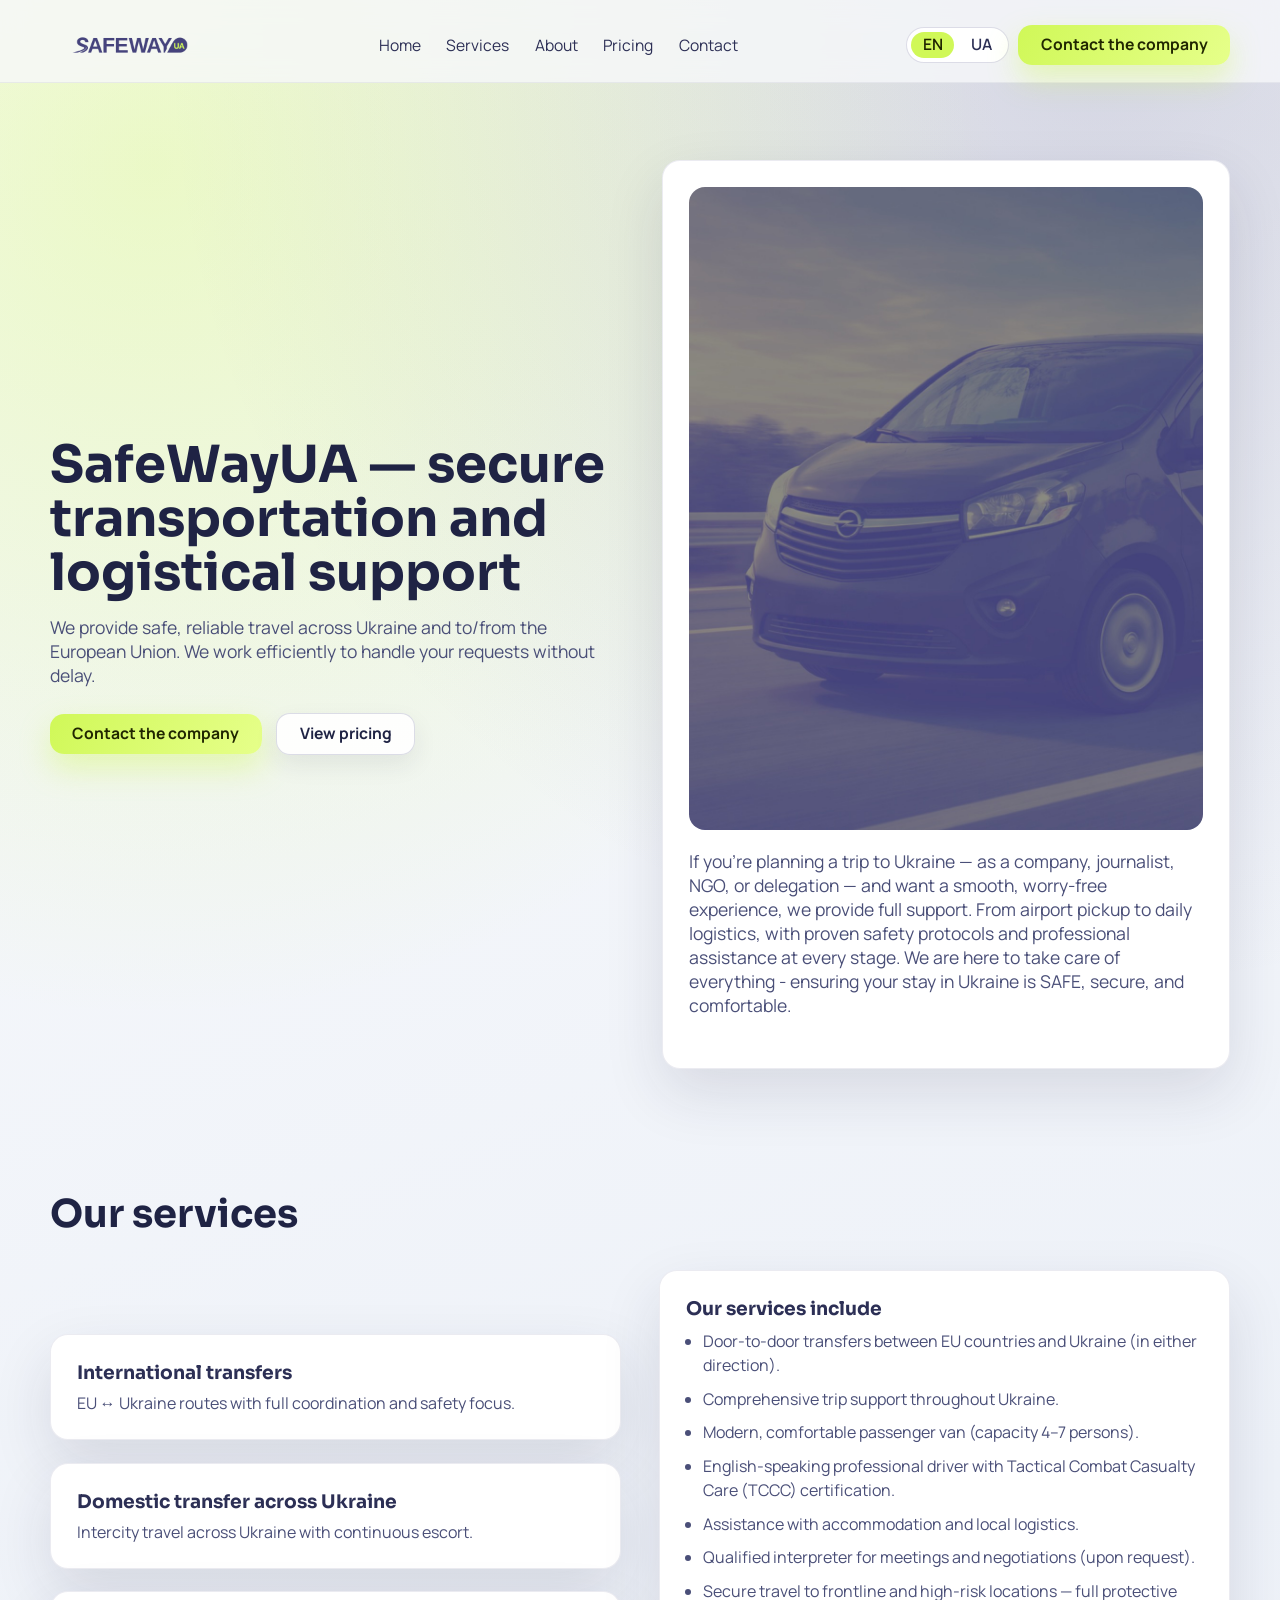
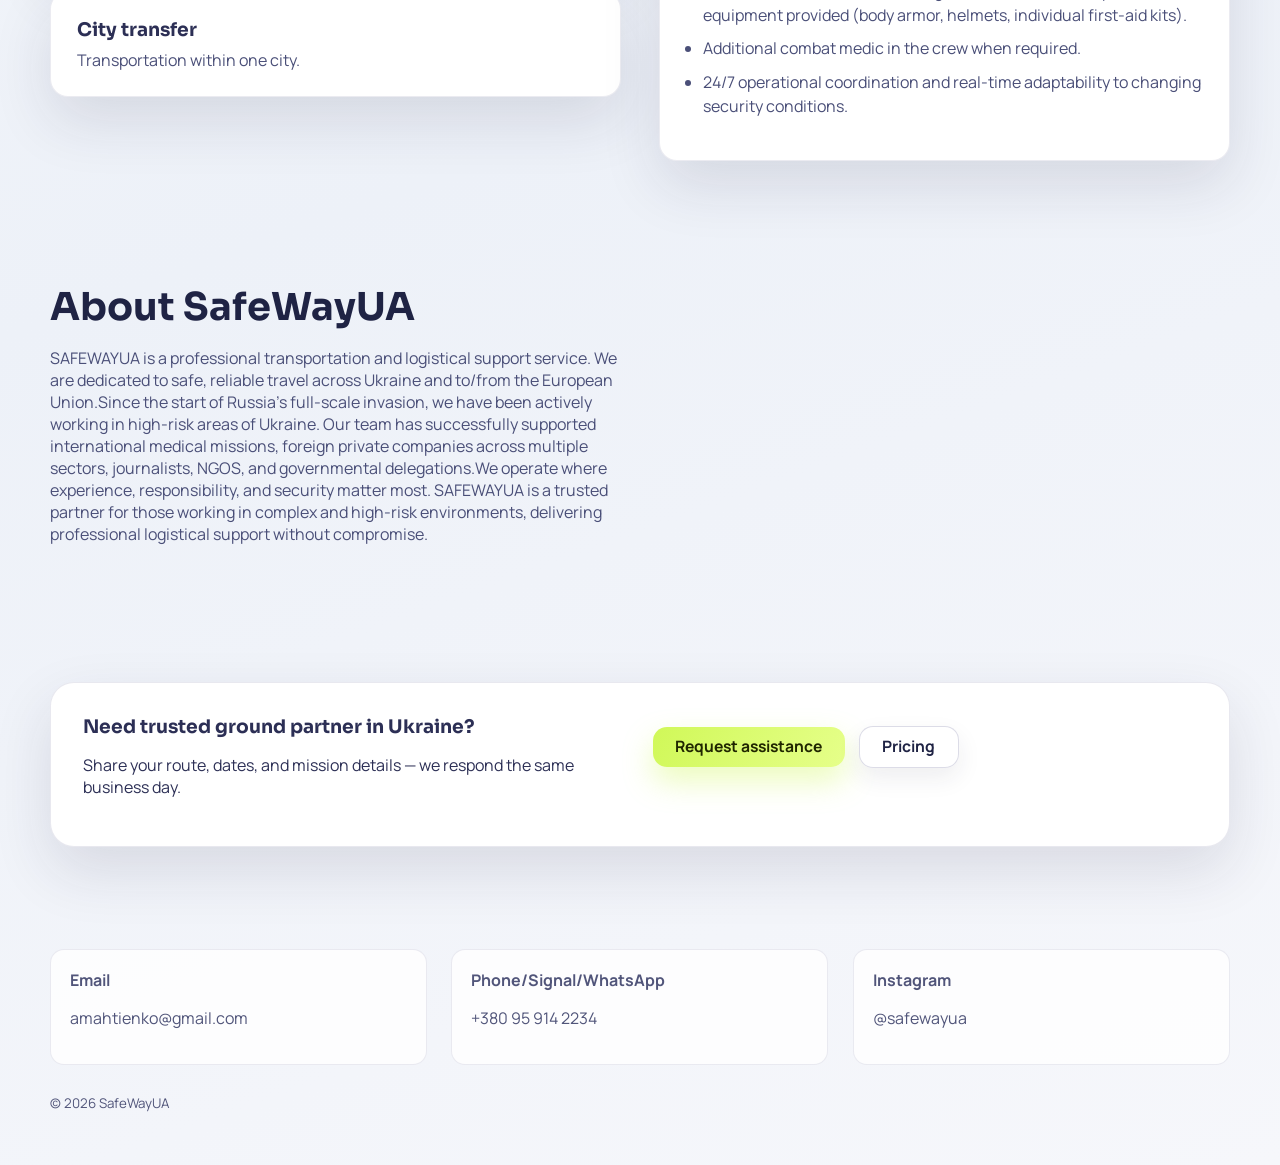
<file: index.html>
<!doctype html>
<html lang="en">
  <head>
    <meta charset="UTF-8" />
    <meta name="viewport" content="width=device-width, initial-scale=1.0" />
    <title>SafeWayUA Logistics</title>
    <link rel="preconnect" href="https://fonts.googleapis.com" />
    <link rel="preconnect" href="https://fonts.gstatic.com" crossorigin />
    <link
      href="https://fonts.googleapis.com/css2?family=Manrope:wght@400;500;600;700&family=Sora:wght@500;600;700&display=swap"
      rel="stylesheet"
    />
    <link rel="stylesheet" href="./styles.css" />
    <link rel="icon" type="image/png" href="./favicon.png" />
  </head>
  <body>
    <header>
      <div class="container nav">
        <a class="logo" href="./index.html">
          <img src="./assets/logo_2.png" alt="SafeWayUA" />
        </a>
        <nav class="nav-links">
          <a href="./index.html" data-i18n="nav_home">Home</a>
          <a href="#services" data-i18n="nav_services">Services</a>
          <a href="#about" data-i18n="nav_about">About</a>
          <a href="./pricing.html" data-i18n="nav_prices">Pricing</a>
          <a href="#contact" data-i18n="nav_contact">Contact</a>
        </nav>
        <div class="nav-actions">
          <div class="lang-toggle" aria-label="Language">
            <button class="active" data-lang="en">EN</button>
            <button data-lang="ua">UA</button>
          </div>
          <button class="btn btn-primary" data-open-modal data-i18n="hero_cta_primary">
            Contact the company
          </button>
        </div>
      </div>
    </header>

    <main>
      <section class="hero">
        <div class="container hero-grid">
          <div>
            <h1 class="hero-title-animate" data-i18n="hero_title">SafeWayUA — secure transportation and logistical support</h1>
            <p data-i18n="hero_text">
              We provide safe, reliable travel across Ukraine and to/from the European Union. We work efficiently to handle your requests without delay.
            </p>
            <div class="hero-actions">
              <button class="btn btn-primary" data-open-modal data-i18n="hero_cta_primary">Contact the company</button>
              <a class="btn btn-outline" href="./pricing.html" data-i18n="hero_cta_secondary">View pricing</a>
            </div>
          </div>
          <div class="hero-card">
            <img src="IMG_0706.JPG" alt="SafeWayUA mark" />
          
            <p data-i18n="hero_card_text">
              If you're planning a trip to Ukraine — as a company, journalist, NGO, or delegation — and want a smooth, worry-free experience, we provide full support. From airport pickup to daily logistics, with proven safety protocols and professional assistance at every stage.We are here to take care of everything - ensuring your stay in Ukraine is SAFE, secure, and comfortable.
            </p>
          </div>
        </div>
      </section>

      <section class="section" id="services">
        <div class="container">
          <h2 data-i18n="services_title">Our services</h2>
                    <div class="split services-split">
            <div class="stack">
              <div class="card">
                <h3 data-i18n="service_1_title">International transfers</h3>
                <p data-i18n="service_1_text">EU ↔ Ukraine routes with full coordination and safety focus.</p>
              </div>
              <div class="card">
                <h3 data-i18n="service_2_title">Domestic transfer across Ukraine</h3>
                <p data-i18n="service_2_text">Intercity travel across Ukraine with continuous escort.</p>
              </div>
              <div class="card">
                <h3 data-i18n="service_3_title">City transfer</h3>
                <p data-i18n="service_3_text">Transportation within one city.</p>
              </div>
            </div>
            <div class="card">
              <h3 style="margin-top: 0;" data-i18n="mission_services_title">Our services include</h3>
              <ul class="rich-list">
                <li data-i18n="mission_service_1">Door‑to‑door transfers between EU countries and Ukraine (in either direction).</li>
                <li data-i18n="mission_service_2">Comprehensive trip support throughout Ukraine.</li>
                <li data-i18n="mission_service_3">Modern, comfortable passenger van (capacity 4–7 persons).</li>
                <li data-i18n="mission_service_4">English‑speaking professional driver with Tactical Combat Casualty Care (TCCC) certification.</li>
                <li data-i18n="mission_service_5">Assistance with accommodation and local logistics.</li>
                <li data-i18n="mission_service_6">Qualified interpreter for meetings and negotiations (upon request).</li>
                <li data-i18n="mission_service_7">
                  Secure travel to frontline and high‑risk locations — full protective equipment provided (body armor,
                  helmets, individual first‑aid kits).
                </li>
                <li data-i18n="mission_service_8">Additional combat medic in the crew when required.</li>
                <li data-i18n="mission_service_9">24/7 operational coordination and real‑time adaptability to changing security conditions.</li>
              </ul>
            </div>
          </div>
        </div>
      </section>

      <section class="section" id="about">
        <div class="container split">
          <div>
            <h2 data-i18n="about_title">About SafeWayUA</h2>
            <p class="lead" data-i18n="about_lead">
              SAFEWAYUA is a professional transportation and logistical support service. We are dedicated to safe, reliable travel across Ukraine and to/from the European Union.
Since the start of Russia's full-scale invasion, we have been actively working in high-risk areas of Ukraine. Our team has successfully supported international medical missions, foreign private companies across multiple sectors, journalists, NGOS, and governmental delegations.
We operate where experience, responsibility, and security matter most. SAFEWAYUA is a trusted partner for those working in complex and high-risk environments, delivering professional logistical support without compromise.

            </p>
</div>
</div>
          </div>
        </div>
      </section>

      

      <section class="section" id="contact">
        <div class="container">
          <div class="banner">
            <div>
              <h3 data-i18n="banner_title">Need trusted ground partner in Ukraine?</h3>
              <p data-i18n="banner_text">
                Share your route, dates, and mission details — we respond the same business day.
              </p>
            </div>
            <div class="hero-actions">
              <button class="btn btn-primary" data-open-modal data-i18n="banner_cta">Request assistance</button>
              <a class="btn btn-outline" href="./pricing.html" data-i18n="nav_prices">Pricing</a>
            </div>
          </div>
        </div>
      </section>
    </main>

    <footer>
      <div class="container footer-grid">
        <div class="footer-card">
          <strong data-i18n="footer_email_label">Email</strong>
          <p data-i18n="footer_email_text">amahtienko@gmail.com</p>
        </div>
        <div class="footer-card">
          <strong data-i18n="footer_phone_label">Phone/Signal/WhatsApp</strong>
          <p data-i18n="footer_phone_text">+380 95 914 2234</p>
        </div>
        <div class="footer-card">
          <strong data-i18n="footer_follow_label">Instagram</strong>
          <p>
            <a href="https://www.instagram.com/safewayua" target="_blank" rel="noreferrer" data-i18n="footer_follow_text">
              @safewayua
            </a>
          </p>
        </div>
      </div>
      <div class="container" style="margin-top: 1.6rem;">
        <small>© <span data-year></span> SafeWayUA</small>
      </div>
    </footer>

    <div class="modal" aria-hidden="true">
      <div class="modal-card">
        <h3 data-i18n="modal_title">Choose a channel</h3>
        <p data-i18n="modal_text">Message SafeWayUA via Signal or WhatsApp.</p>
        <div class="modal-actions">
          <a data-signal href="https://t.me/USERNAME" target="_blank" rel="noreferrer" data-i18n="modal_telegram">
            Signal
          </a>
          <a data-whatsapp href="https://wa.me/000000000000" target="_blank" rel="noreferrer" data-i18n="modal_whatsapp">
            WhatsApp
          </a>
        </div>
        <div style="margin-top: 1.2rem; text-align: right;">
          <button class="btn btn-outline" data-close-modal data-i18n="modal_close">Close</button>
        </div>
      </div>
    </div>

    <script src="./app.js"></script>
  </body>
</html>
</file>
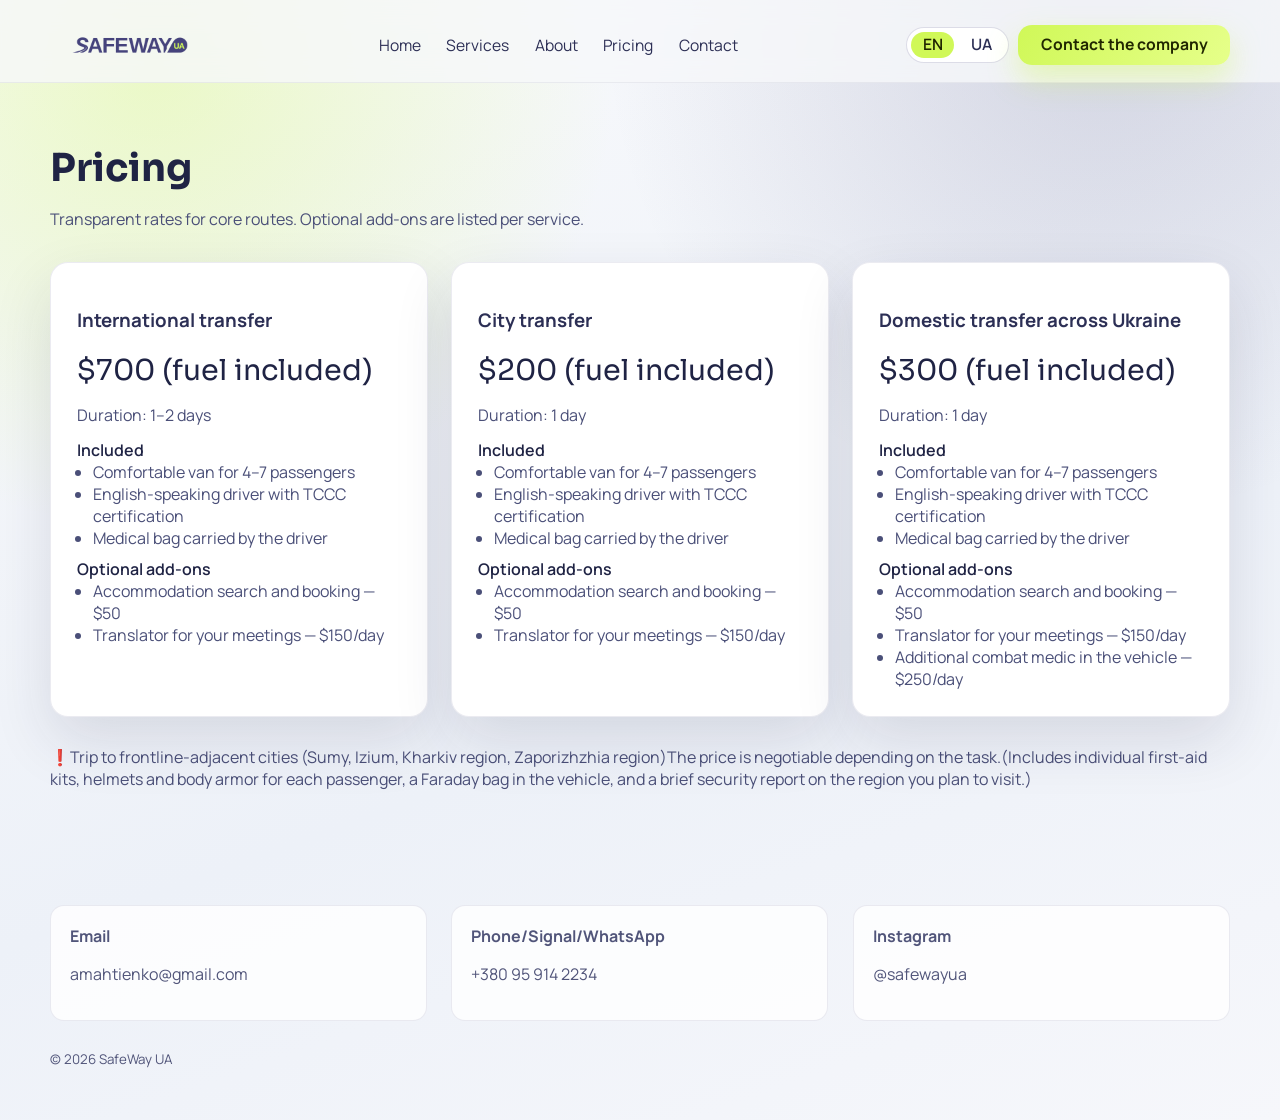
<file: pricing.html>
<!doctype html>
<html lang="en">
  <head>
    <meta charset="UTF-8" />
    <meta name="viewport" content="width=device-width, initial-scale=1.0" />
    <title>SafeWay UA Pricing</title>
    <link rel="preconnect" href="https://fonts.googleapis.com" />
    <link rel="preconnect" href="https://fonts.gstatic.com" crossorigin />
    <link
      href="https://fonts.googleapis.com/css2?family=Manrope:wght@400;500;600;700&family=Sora:wght@500;600;700&display=swap"
      rel="stylesheet"
    />
    <link rel="stylesheet" href="./styles.css" />
    <link rel="icon" type="image/png" href="./favicon.png" />
  </head>
  <body>
    <header>
      <div class="container nav">
        <a class="logo" href="./index.html">
          <img src="./assets/logo_2.png" alt="SafeWay UA" />
        </a>
        <nav class="nav-links">
          <a href="./index.html" data-i18n="nav_home">Home</a>
          <a href="./index.html#services" data-i18n="nav_services">Services</a>
          <a href="./index.html#about" data-i18n="nav_about">About</a>
          <a href="./pricing.html" data-i18n="nav_prices">Pricing</a>
          <a href="./index.html#contact" data-i18n="nav_contact">Contact</a>
        </nav>
        <div class="nav-actions">
          <div class="lang-toggle" aria-label="Language">
            <button class="active" data-lang="en">EN</button>
            <button data-lang="ua">UA</button>
          </div>
          <button class="btn btn-primary" data-open-modal data-i18n="hero_cta_primary">Contact the company</button>
        </div>
      </div>
    </header>

    <main>
      <section class="section">
        <div class="container">
          <h2 data-i18n="pricing_title">Pricing</h2>
          <p class="lead" data-i18n="pricing_lead">
            Transparent rates for core routes. Optional add‑ons are listed per service.
          </p>
          <div class="price-grid">
            <div class="price-card">
              <h3 data-i18n="price_card_1">International transfer</h3>
              <div class="price-tag" data-i18n="price1_price">$700 (fuel included)</div>
              <p class="price-duration" data-i18n="price1_duration">Duration: 1–2 days</p>
              <span class="price-label" data-i18n="price_included_label">Included</span>
              <ul>
                <li data-i18n="price1_li1">Comfortable van for 4–7 passengers</li>
                <li data-i18n="price1_li2">English‑speaking driver with TCCC certification</li>
                <li data-i18n="price1_li3">Medical bag carried by the driver</li>
              </ul>
              <span class="price-label" data-i18n="price_optional_label">Optional add‑ons</span>
              <ul>
                <li data-i18n="price1_opt1">Accommodation search and booking — $50</li>
                <li data-i18n="price1_opt2">Translator for your meetings — $150/day</li>
              </ul>
            </div>

            <div class="price-card">
              <h3 data-i18n="price_card_2">City transfer</h3>
              <div class="price-tag" data-i18n="price2_price">$200 (fuel included)</div>
              <p class="price-duration" data-i18n="price2_duration">Duration: 1 day</p>
              <span class="price-label" data-i18n="price_included_label">Included</span>
              <ul>
                <li data-i18n="price2_li1">Comfortable van for 4–7 passengers</li>
                <li data-i18n="price2_li2">English‑speaking driver with TCCC certification</li>
                <li data-i18n="price2_li3">Medical bag carried by the driver</li>
              </ul>
              <span class="price-label" data-i18n="price_optional_label">Optional add‑ons</span>
              <ul>
                <li data-i18n="price2_opt1">Accommodation search and booking — $50</li>
                <li data-i18n="price2_opt2">Translator for your meetings — $150/day</li>
              </ul>
            </div>

            <div class="price-card">
              <h3 data-i18n="price_card_3">Domestic transfer across Ukraine</h3> 
              <div class="price-tag" data-i18n="price3_price">$300 (fuel included)</div>
              <p class="price-duration" data-i18n="price3_duration">Duration: 1 day</p>
              <span class="price-label" data-i18n="price_included_label">Included</span>
              <ul>
                <li data-i18n="price3_li1">Comfortable van for 4–7 passengers</li>
                <li data-i18n="price3_li2">English‑speaking driver with TCCC certification</li>
                <li data-i18n="price3_li3">Medical bag carried by the driver</li>
              </ul>
              <span class="price-label" data-i18n="price_optional_label">Optional add‑ons</span>
              <ul>
                <li data-i18n="price3_opt1">Accommodation search and booking — $50</li>
                <li data-i18n="price3_opt2">Translator for your meetings — $150/day</li>
                <li data-i18n="price3_opt3">Additional combat medic in the vehicle — $250/day</li>
              </ul>
            </div>
          </div>
          <p class="price-note" style="margin-top: 1.8rem;" data-i18n="pricing_note">
            ❗️Trip to frontline-adjacent cities (Sumy, Izium, Kharkiv region, Zaporizhzhia region)
            The price is negotiable depending on the task.
            (Includes individual first-aid kits, helmets and body armor for each passenger, a Faraday bag in the vehicle, and a brief security report on the region you plan to visit.)

          </p>
        </div>
      </section>
    </main>

    <footer>
      <div class="container footer-grid">
        <div class="footer-card">
          <strong data-i18n="footer_email_label">Email</strong>
          <p data-i18n="footer_email_text">amahtienko@gmail.com</p>
        </div>
        <div class="footer-card">
          <strong data-i18n="footer_phone_label">Phone</strong>
          <p data-i18n="footer_phone_text">+380 95 914 2234</p>
        </div>
        <div class="footer-card">
          <strong data-i18n="footer_follow_label">Instagram</strong>
          <p>
            <a href="https://www.instagram.com/safewayua" target="_blank" rel="noreferrer" data-i18n="footer_follow_text">
              @safewayua
            </a>
          </p>
        </div>
      </div>
      <div class="container" style="margin-top: 1.6rem;">
        <small>© <span data-year></span> SafeWay UA</small>
      </div>
    </footer>

    <div class="modal" aria-hidden="true">
      <div class="modal-card">
        <h3 data-i18n="modal_title">Choose a channel</h3>
        <p data-i18n="modal_text">Message SafeWay UA via Telegram or WhatsApp.</p>
        <div class="modal-actions">
          <a data-telegram href="https://t.me/USERNAME" target="_blank" rel="noreferrer" data-i18n="modal_telegram">
            Telegram
          </a>
          <a data-whatsapp href="https://wa.me/000000000000" target="_blank" rel="noreferrer" data-i18n="modal_whatsapp">
            WhatsApp
          </a>
        </div>
        <div style="margin-top: 1.2rem; text-align: right;">
          <button class="btn btn-outline" data-close-modal data-i18n="modal_close">Close</button>
        </div>
      </div>
    </div>

    <script src="./app.js"></script>
  </body>
</html>
</file>
<file: styles.css>
:root {
  --ink: #2c2f55;
  --ink-strong: #1f2344;
  --accent: #d0f858;
  --accent-strong: #b8e83a;
  --bg: #f7f8fb;
  --bg-2: #eef1f7;
  --line: rgba(64, 64, 120, 0.18);
  --card: #ffffff;
  --shadow: 0 24px 60px rgba(32, 36, 66, 0.12);
  --radius: 18px;
}

* {
  box-sizing: border-box;
}

html,
body {
  margin: 0;
  padding: 0;
  font-family: "Manrope", sans-serif;
  background:
    radial-gradient(circle at 12% 6%, rgba(208, 248, 88, 0.32), transparent 30%),
    radial-gradient(circle at 86% 2%, rgba(64, 64, 120, 0.18), transparent 32%),
    linear-gradient(160deg, #f9fafc 0%, #edf1f8 60%, #f6f7fb 100%);
  color: var(--ink);
}

a {
  color: inherit;
  text-decoration: none;
}

img {
  max-width: 100%;
  display: block;
}

body::before {
  content: "";
  position: fixed;
  inset: 0;
  background: 
    radial-gradient(circle at 10% 20%, rgba(208, 248, 88, 0.12), transparent 35%),
    radial-gradient(circle at 90% 15%, rgba(64, 64, 120, 0.12), transparent 30%),
    repeating-linear-gradient(120deg, rgba(64, 64, 120, 0.05) 0 1px, transparent 1px 60px);
  pointer-events: none;
  z-index: -1;
}

.container {
  width: min(1180px, calc(100% - 2.5rem));
  margin-inline: auto;
}

header {
  position: sticky;
  top: 0;
  z-index: 20;
  backdrop-filter: blur(14px);
  background: rgba(247, 248, 251, 0.8);
  border-bottom: 1px solid rgba(64, 64, 120, 0.08);
}


.nav {
  height: 82px;
  display: grid;
  grid-template-columns: auto 1fr auto;
  align-items: center;
  gap: 1rem;
}



.logo {
  display: flex;
  align-items: center;
  gap: 0;
  font-family: "Sora", sans-serif;
  font-weight: 700;
  letter-spacing: 0.02em;
}

.logo img {
  width: 160px;
  height: auto;
  object-fit: contain;
}

.nav-links {
  display: flex;
  align-items: center;
  justify-content: center;
  justify-self: center;
  gap: 1.6rem;
  font-size: 0.98rem;
  height: 100%;
}
.nav-links a {
  display: flex;
  align-items: center;
  height: 100%;
}




.nav-actions {
  display: flex;
  align-items: center;
  justify-content: center;
  gap: 0.6rem;
  justify-self: end;
  height: 100%;
}



.lang-toggle {
  display: flex;
  gap: 0.4rem;
  border: 1px solid var(--line);
  padding: 0.25rem;
  border-radius: 999px;
  background: #fff;
}

.lang-toggle button {
  border: 0;
  padding: 0.35rem 0.7rem;
  border-radius: 999px;
  background: transparent;
  font-weight: 600;
  color: var(--ink);
  cursor: pointer;
}

.lang-toggle button.active {
  background: var(--accent);
  color: #1e2400;
}

button,
.btn {
  border: 0;
  cursor: pointer;
  border-radius: 14px;
  padding: 0.78rem 1.4rem;
  font-family: inherit;
  font-weight: 700;
  font-size: 0.98rem;
  line-height: 1;
  transition: transform 0.15s ease, box-shadow 0.2s ease, background 0.2s ease, border-color 0.2s ease;
}

.btn-primary {
  color: #202600;
  background: linear-gradient(120deg, #d0f858 0%, #e6ff8a 100%);
  box-shadow: 0 14px 30px rgba(208, 248, 88, 0.4);
}

.btn-primary:hover {
  transform: translateY(-1px);
  box-shadow: 0 18px 36px rgba(208, 248, 88, 0.5);
}

.btn-outline {
  color: var(--ink-strong);
  border: 1px solid rgba(64, 64, 120, 0.18);
  background: rgba(255, 255, 255, 0.9);
  box-shadow: 0 10px 24px rgba(32, 36, 66, 0.08);
}

.btn-outline:hover {
  transform: translateY(-1px);
  border-color: rgba(64, 64, 120, 0.32);
}

.hero {
  padding: 4.8rem 0 3.8rem;
}

.hero-grid {
  display: grid;
  grid-template-columns: repeat(2, minmax(0, 1fr));
  gap: 2.8rem;
  align-items: center;
}

.hero h1 {
  font-family: "Sora", sans-serif;
  font-size: clamp(2.3rem, 4vw, 3.9rem);
  line-height: 1.05;
  margin: 0 0 1rem;
  color: var(--ink-strong);
}

.hero p {
  font-size: 1.1rem;
  color: #4a4f78;
  margin: 0 0 1.6rem;
}


.hero-card {
  background: var(--card);
  border-radius: var(--radius);
  padding: 1.6rem;
  box-shadow: var(--shadow);
  border: 1px solid rgba(64, 64, 120, 0.1);
  display: flex;
  flex-direction: column;
  align-items: flex-start;
  text-align: left;
}

.hero-card img {
  width: 100%;
  height: auto;
  border-radius: 16px;
  margin-bottom: 1.2rem;
}


.hero-card h3 {
  margin: 0 0 0.6rem;
  font-family: "Sora", sans-serif;
}

.hero-actions {
  display: flex;
  gap: 0.9rem;
  flex-wrap: wrap;
  align-items: center;
  margin-bottom: 2.2rem;
}

.hero-meta {
  margin-top: 2rem;
  display: grid;
  grid-template-columns: repeat(3, minmax(0, 1fr));
  gap: 1rem;
}

.hero-meta .meta {
  background: rgba(255, 255, 255, 0.72);
  border: 1px solid rgba(64, 64, 120, 0.12);
  border-radius: 16px;
  padding: 1rem;
  box-shadow: 0 14px 30px rgba(64, 64, 120, 0.08);
}

.section {
  padding: 3.8rem 0;
}

.section h2 {
  font-family: "Sora", sans-serif;
  font-size: clamp(1.8rem, 3vw, 2.6rem);
  margin: 0 0 1rem;
  color: var(--ink-strong);
}

.section p.lead {
  max-width: 720px;
  color: #4a4f78;
}


.stack {
  display: grid;
  gap: 1.4rem;
}

.services-split {
  margin-top: 2rem;
}

.cards {
  display: grid;
  grid-template-columns: repeat(3, minmax(0, 1fr));
  gap: 1.4rem;
  margin-top: 2rem;
}

.card {
  background: var(--card);
  border-radius: var(--radius);
  padding: 1.6rem;
  border: 1px solid rgba(64, 64, 120, 0.1);
  box-shadow: var(--shadow);
  transition: transform 0.2s ease, box-shadow 0.2s ease, border-color 0.2s ease;
}

.card:hover {
  transform: translateY(-4px);
  box-shadow: 0 28px 70px rgba(32, 36, 66, 0.16);
  border-color: rgba(64, 64, 120, 0.2);
}

.card h3 {
  font-family: "Sora", sans-serif;
  margin: 0 0 0.5rem;
}

.card p {
  color: #4a4f78;
  margin: 0;
}

.split {
  display: grid;
  grid-template-columns: repeat(2, minmax(0, 1fr));
  gap: 2.4rem;
  align-items: center; 
}

.list {
  display: grid;
  gap: 0.75rem;
}

.list-item {
  display: flex;
  align-items: flex-start;
  gap: 0.6rem;
  padding: 0.7rem 0.9rem;
  background: rgba(255, 255, 255, 0.7);
  border-radius: 14px;
  border: 1px solid rgba(64, 64, 120, 0.12);
}

.badge {
  font-size: 0.78rem;
  text-transform: uppercase;
  letter-spacing: 0.12em;
  background: rgba(64, 64, 120, 0.1);
  padding: 0.4rem 0.7rem;
  border-radius: 999px;
  display: inline-flex;
  align-items: center;
  gap: 0.35rem;
}

.banner {
  background: var(--card);
  border-radius: calc(var(--radius) + 6px);
  padding: 2rem;
  border: 1px solid rgba(64, 64, 120, 0.12);
  box-shadow: var(--shadow);
  display: grid;
  grid-template-columns: repeat(2, minmax(0, 1fr));
  gap: 1.6rem;
}

.banner h3 {
  margin: 0 0 0.4rem;
  font-family: "Sora", sans-serif;
}

.rich p {
  margin: 0 0 0.9rem;
  color: #4a4f78;
  line-height: 1.6;
}

p.rich {
  margin: 0 0 1.4rem;
  color: #4a4f78;
  line-height: 1.6;
}

.rich strong {
  color: var(--ink-strong);
}

.rich-list {
  margin: 0.6rem 0 1rem;
  padding-left: 1.1rem;
  color: #4a4f78;
  display: grid;
  gap: 0.6rem;
  line-height: 1.5;
}

.rich-note {
  margin-top: 1.6rem;
  padding: 1rem 1.1rem;
  border-radius: 14px;
  border: 1px solid rgba(64, 64, 120, 0.14);
  background: rgba(255, 255, 255, 0.78);
  color: #4a4f78;
}

footer {
  padding: 2.6rem 0 3.2rem;
  color: #51557a;
}

.footer-grid {
  display: grid;
  grid-template-columns: repeat(3, minmax(0, 1fr));
  gap: 1.5rem;
}

.footer-card {
  padding: 1.2rem;
  border-radius: 14px;
  border: 1px solid rgba(64, 64, 120, 0.1);
  background: rgba(255, 255, 255, 0.8);
}

.modal {
  position: fixed;
  inset: 0;
  background: rgba(16, 18, 36, 0.42);
  display: none;
  align-items: center;
  justify-content: center;
  padding: 1.5rem;
  z-index: 40;
}

.modal.active {
  display: flex;
}

.modal-card {
  background: #fff;
  border-radius: 20px;
  padding: 1.6rem;
  max-width: 420px;
  width: 100%;
  box-shadow: var(--shadow);
}

.modal-card h3 {
  margin-top: 0;
  font-family: "Sora", sans-serif;
}

.modal-actions {
  display: grid;
  gap: 0.8rem;
  margin-top: 1.1rem;
}

.modal-actions a {
  padding: 0.9rem 1rem;
  border-radius: 12px;
  border: 1px solid rgba(64, 64, 120, 0.18);
  background: #f9fafc;
  font-weight: 600;
  display: flex;
  align-items: center;
  justify-content: space-between;
}

.price-grid {
  display: grid;
  grid-template-columns: repeat(3, minmax(0, 1fr));
  gap: 1.4rem;
  margin-top: 2rem;
}

.price-card {
  background: var(--card);
  border-radius: var(--radius);
  padding: 1.6rem;
  border: 1px solid rgba(64, 64, 120, 0.1);
  box-shadow: var(--shadow);
  position: relative;
  overflow: hidden;
  transition: transform 0.2s ease, box-shadow 0.2s ease, border-color 0.2s ease;
}

.price-card:hover {
  transform: translateY(-4px);
  box-shadow: 0 28px 70px rgba(32, 36, 66, 0.16);
  border-color: rgba(64, 64, 120, 0.2);
}

.price-card .price-tag {
  font-size: 1.8rem;
  font-family: "Sora", sans-serif;
  margin: 0.6rem 0 1rem;
  color: var(--ink-strong);
}

.price-duration {
  margin: 0 0 0.8rem;
  color: #4a4f78;
}

.price-label {
  display: block;
  margin-top: 0.6rem;
  font-weight: 600;
  color: var(--ink-strong);
}

.price-note {
  margin: 0.4rem 0 0.8rem;
  color: #4a4f78;
}

.price-card ul {
  margin: 0;
  padding-left: 1rem;
  color: #4a4f78;
}


.reveal {
  opacity: 0;
  transform: translateY(18px) scale(0.98);
  transition: opacity 0.6s ease, transform 0.6s ease;
  will-change: opacity, transform;
}

.reveal.is-visible {
  opacity: 1;
  transform: translateY(0) scale(1);
}

@media (prefers-reduced-motion: reduce) {
  .reveal {
    opacity: 1;
    transform: none;
    transition: none;
  }
}

@media (max-width: 980px) {
  .hero-grid,
  .split,
  .banner,
  .footer-grid {
    grid-template-columns: 1fr;
  }

  .cards,
  .price-grid {
    grid-template-columns: repeat(2, minmax(0, 1fr));
  }

  .hero-meta {
    grid-template-columns: 1fr;
  }

  .nav-links {
  display: flex;
  align-items: center;
  justify-content: center;
  justify-self: center;
  gap: 1.6rem;
  font-size: 0.98rem;
}




}

@media (max-width: 680px) {
  .cards,
  .price-grid {
    grid-template-columns: 1fr;
  }

  .nav {
  height: 82px;
  display: grid;
  grid-template-columns: auto 1fr auto;
  align-items: center;
  gap: 1rem;
}


}

.hero-title-animate {
  opacity: 0;
  transform: translateY(12px);
  animation: heroTitleIn 0.7s ease forwards;
}

@keyframes heroTitleIn {
  to {
    opacity: 1;
    transform: translateY(0);
  }
}



@media (max-width: 720px) {
  header {
  position: sticky;
  top: 0;
  z-index: 20;
  backdrop-filter: blur(14px);
  background: rgba(247, 248, 251, 0.8);
  border-bottom: 1px solid rgba(64, 64, 120, 0.08);
}

}

#about .list-item[data-i18n="mission_close"] {
  margin-top: 0.2rem;
}

.hero-visual {
  display: flex;
  justify-content: flex-end;
  align-items: flex-start;
}
</file>
